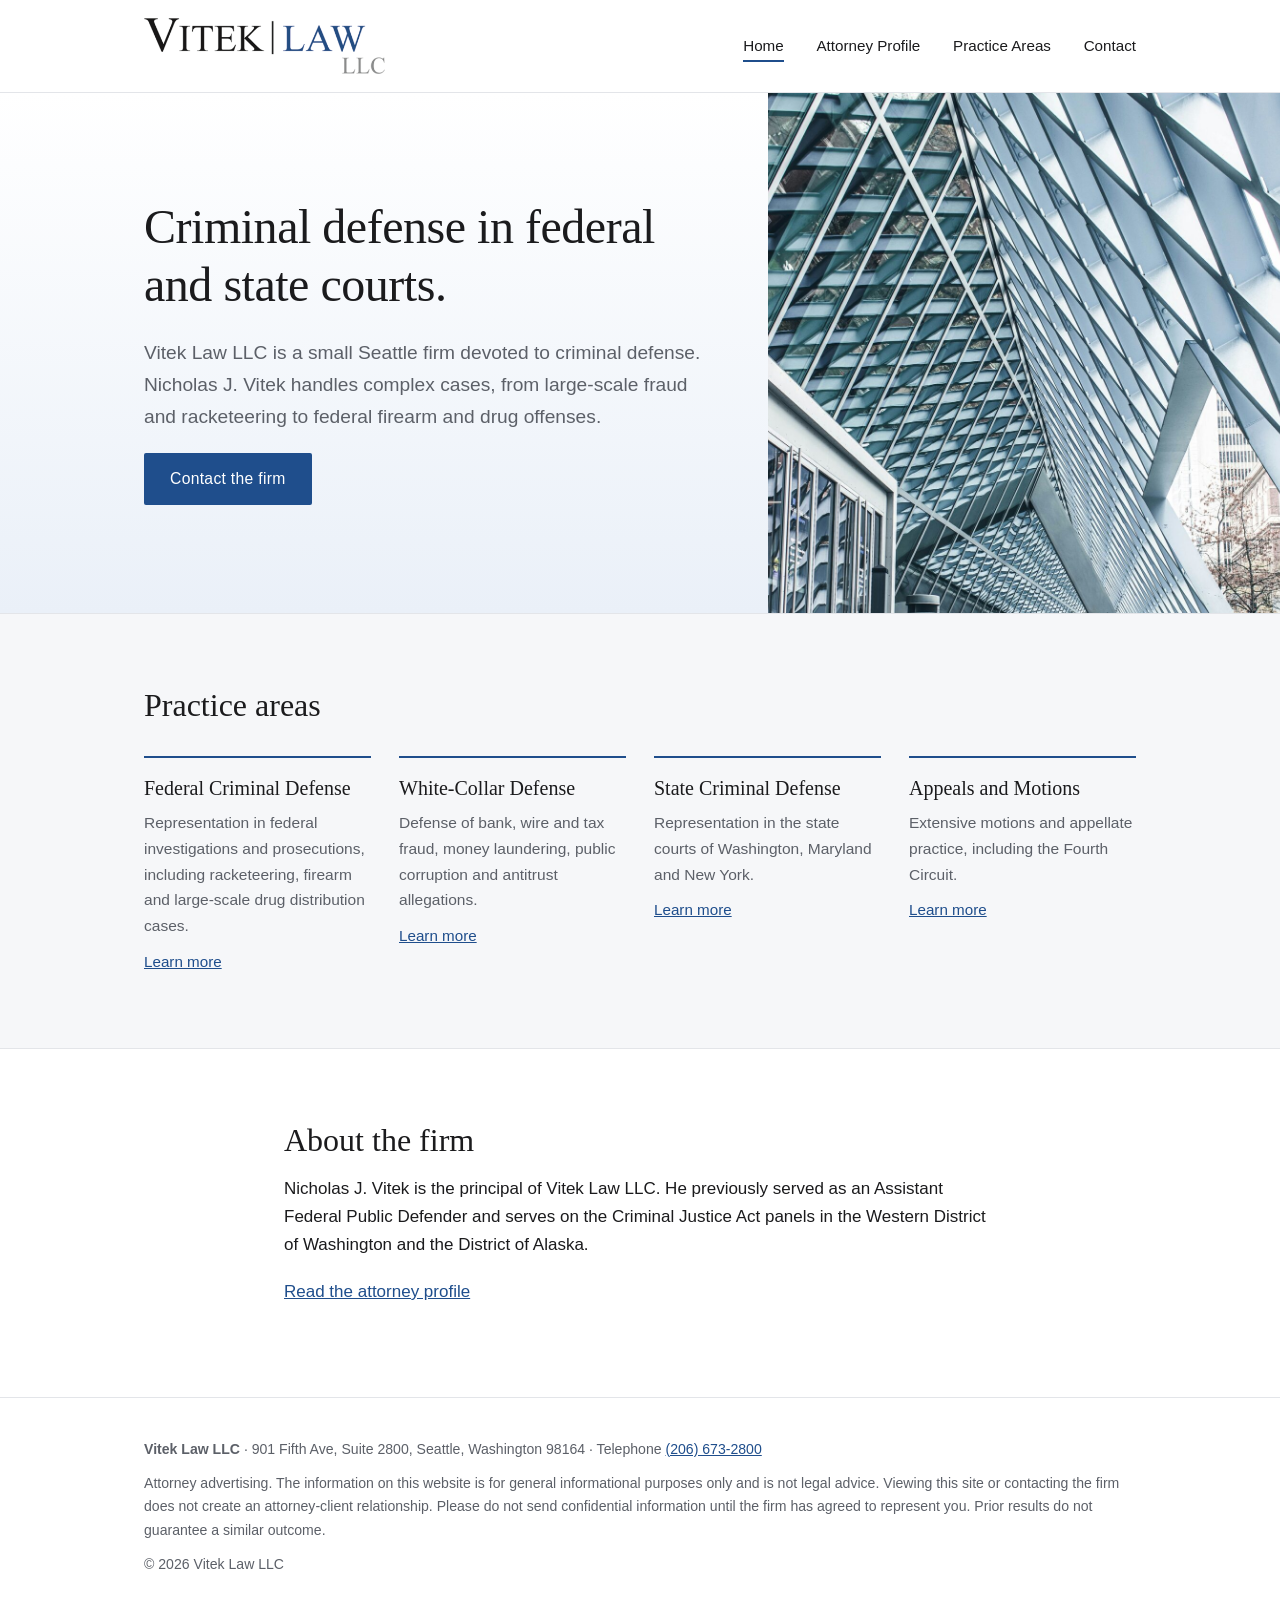
<file: index.html>
<!doctype html>
<html lang="en">
<head>
<meta charset="utf-8">
<meta name="viewport" content="width=device-width, initial-scale=1">
<title>Vitek Law LLC | Federal and State Criminal Defense, Seattle</title>
<meta name="description" content="Vitek Law LLC is a small Seattle firm devoted to criminal defense in federal and state courts.">
<link rel="stylesheet" href="styles.css">
</head>
<body>
<header class="site">
  <div class="wrap">
    <a href="index.html"><img src="logo.png" alt="Vitek Law LLC"></a>
    <nav aria-label="Main">
      <a href="index.html" aria-current="page">Home</a>
      <a href="attorney.html">Attorney Profile</a>
      <a href="practice-areas.html">Practice Areas</a>
      <a href="contact.html">Contact</a>
    </nav>
  </div>
</header>
<main>
<section class="hero">
  <div class="split">
    <div class="text">
      <h1>Criminal defense in federal and state courts.</h1>
      <p class="lead">Vitek Law LLC is a small Seattle firm devoted to criminal defense. Nicholas J. Vitek handles complex cases, from large-scale fraud and racketeering to federal firearm and drug offenses.</p>
      <p><a class="btn" href="contact.html">Contact the firm</a></p>
    </div>
    <div class="pic"><img src="hero-library.jpg" alt="Glass and steel facade of a Seattle building"></div>
  </div>
</section>
<section class="block soft">
  <div class="wrap">
    <h2>Practice areas</h2>
    <div class="grid">
      <div class="card"><h3>Federal Criminal Defense</h3><p>Representation in federal investigations and prosecutions, including racketeering, firearm and large-scale drug distribution cases.</p><a href="practice-areas.html">Learn more</a></div>
      <div class="card"><h3>White-Collar Defense</h3><p>Defense of bank, wire and tax fraud, money laundering, public corruption and antitrust allegations.</p><a href="practice-areas.html">Learn more</a></div>
      <div class="card"><h3>State Criminal Defense</h3><p>Representation in the state courts of Washington, Maryland and New York.</p><a href="practice-areas.html">Learn more</a></div>
      <div class="card"><h3>Appeals and Motions</h3><p>Extensive motions and appellate practice, including the Fourth Circuit.</p><a href="practice-areas.html">Learn more</a></div>
    </div>
  </div>
</section>
<section class="block">
  <div class="wrap narrow">
    <h2>About the firm</h2>
    <p>Nicholas J. Vitek is the principal of Vitek Law LLC. He previously served as an Assistant Federal Public Defender and serves on the Criminal Justice Act panels in the Western District of Washington and the District of Alaska.</p>
    <p><a href="attorney.html">Read the attorney profile</a></p>
  </div>
</section>
</main>
<footer class="site">
  <div class="wrap">
    <p><strong>Vitek Law LLC</strong> &middot; 901 Fifth Ave, Suite 2800, Seattle, Washington 98164 &middot; Telephone <a href="tel:+12066732800">(206) 673-2800</a></p>
    <p>Attorney advertising. The information on this website is for general informational purposes only and is not legal advice. Viewing this site or contacting the firm does not create an attorney-client relationship. Please do not send confidential information until the firm has agreed to represent you. Prior results do not guarantee a similar outcome.</p>
    <p>&copy; 2026 Vitek Law LLC</p>
  </div>
</footer>
</body>
</html>
</file>
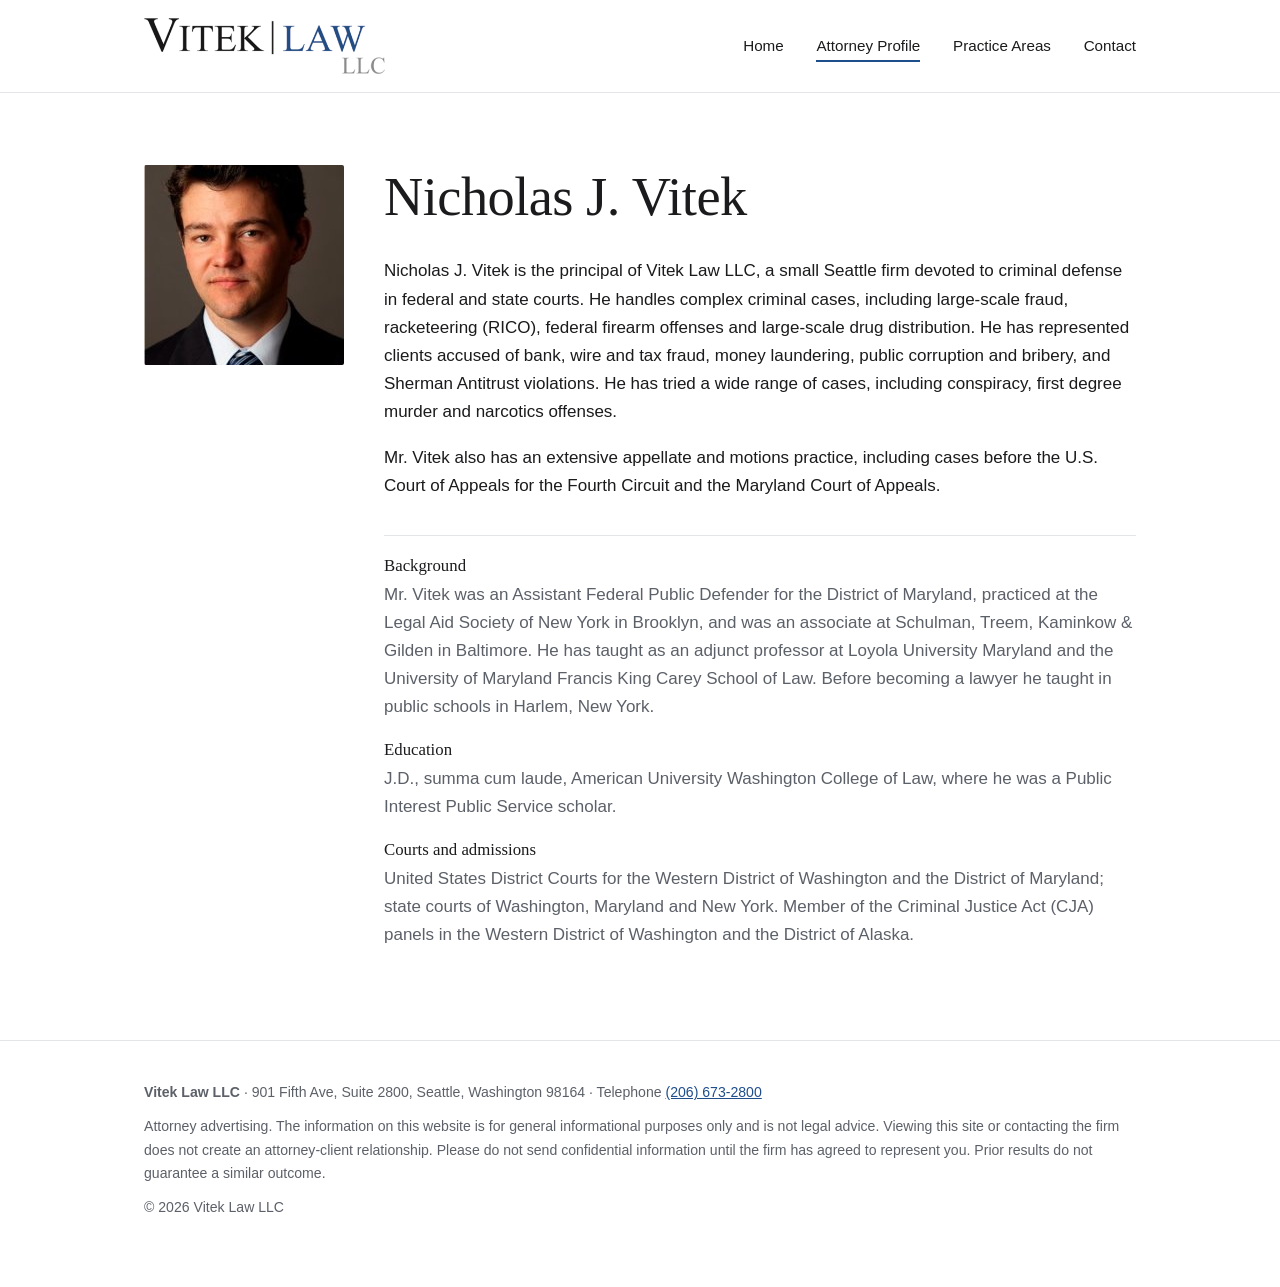
<file: attorney.html>
<!doctype html>
<html lang="en">
<head>
<meta charset="utf-8">
<meta name="viewport" content="width=device-width, initial-scale=1">
<title>Attorney Profile | Vitek Law LLC</title>
<meta name="description" content="Nicholas J. Vitek, principal of Vitek Law LLC, a criminal defense firm in Seattle.">
<link rel="stylesheet" href="styles.css">
</head>
<body>
<header class="site">
  <div class="wrap">
    <a href="index.html"><img src="logo.png" alt="Vitek Law LLC"></a>
    <nav aria-label="Main">
      <a href="index.html">Home</a>
      <a href="attorney.html" aria-current="page">Attorney Profile</a>
      <a href="practice-areas.html">Practice Areas</a>
      <a href="contact.html">Contact</a>
    </nav>
  </div>
</header>
<main>
<section class="block">
  <div class="wrap">
    <div class="profile">
      <img src="headshot.jpg" alt="Nicholas J. Vitek">
      <div>
        <h1>Nicholas J. Vitek</h1>
        <p>Nicholas J. Vitek is the principal of Vitek Law LLC, a small Seattle firm devoted to criminal defense in federal and state courts. He handles complex criminal cases, including large-scale fraud, racketeering (RICO), federal firearm offenses and large-scale drug distribution. He has represented clients accused of bank, wire and tax fraud, money laundering, public corruption and bribery, and Sherman Antitrust violations. He has tried a wide range of cases, including conspiracy, first degree murder and narcotics offenses.</p>
        <p>Mr. Vitek also has an extensive appellate and motions practice, including cases before the U.S. Court of Appeals for the Fourth Circuit and the Maryland Court of Appeals.</p>
        <div class="facts">
          <h3>Background</h3>
          <p>Mr. Vitek was an Assistant Federal Public Defender for the District of Maryland, practiced at the Legal Aid Society of New York in Brooklyn, and was an associate at Schulman, Treem, Kaminkow &amp; Gilden in Baltimore. He has taught as an adjunct professor at Loyola University Maryland and the University of Maryland Francis King Carey School of Law. Before becoming a lawyer he taught in public schools in Harlem, New York.</p>
          <h3>Education</h3>
          <p>J.D., summa cum laude, American University Washington College of Law, where he was a Public Interest Public Service scholar.</p>
          <h3>Courts and admissions</h3>
          <p>United States District Courts for the Western District of Washington and the District of Maryland; state courts of Washington, Maryland and New York. Member of the Criminal Justice Act (CJA) panels in the Western District of Washington and the District of Alaska.</p>
        </div>
      </div>
    </div>
  </div>
</section>
</main>
<footer class="site">
  <div class="wrap">
    <p><strong>Vitek Law LLC</strong> &middot; 901 Fifth Ave, Suite 2800, Seattle, Washington 98164 &middot; Telephone <a href="tel:+12066732800">(206) 673-2800</a></p>
    <p>Attorney advertising. The information on this website is for general informational purposes only and is not legal advice. Viewing this site or contacting the firm does not create an attorney-client relationship. Please do not send confidential information until the firm has agreed to represent you. Prior results do not guarantee a similar outcome.</p>
    <p>&copy; 2026 Vitek Law LLC</p>
  </div>
</footer>
</body>
</html>
</file>
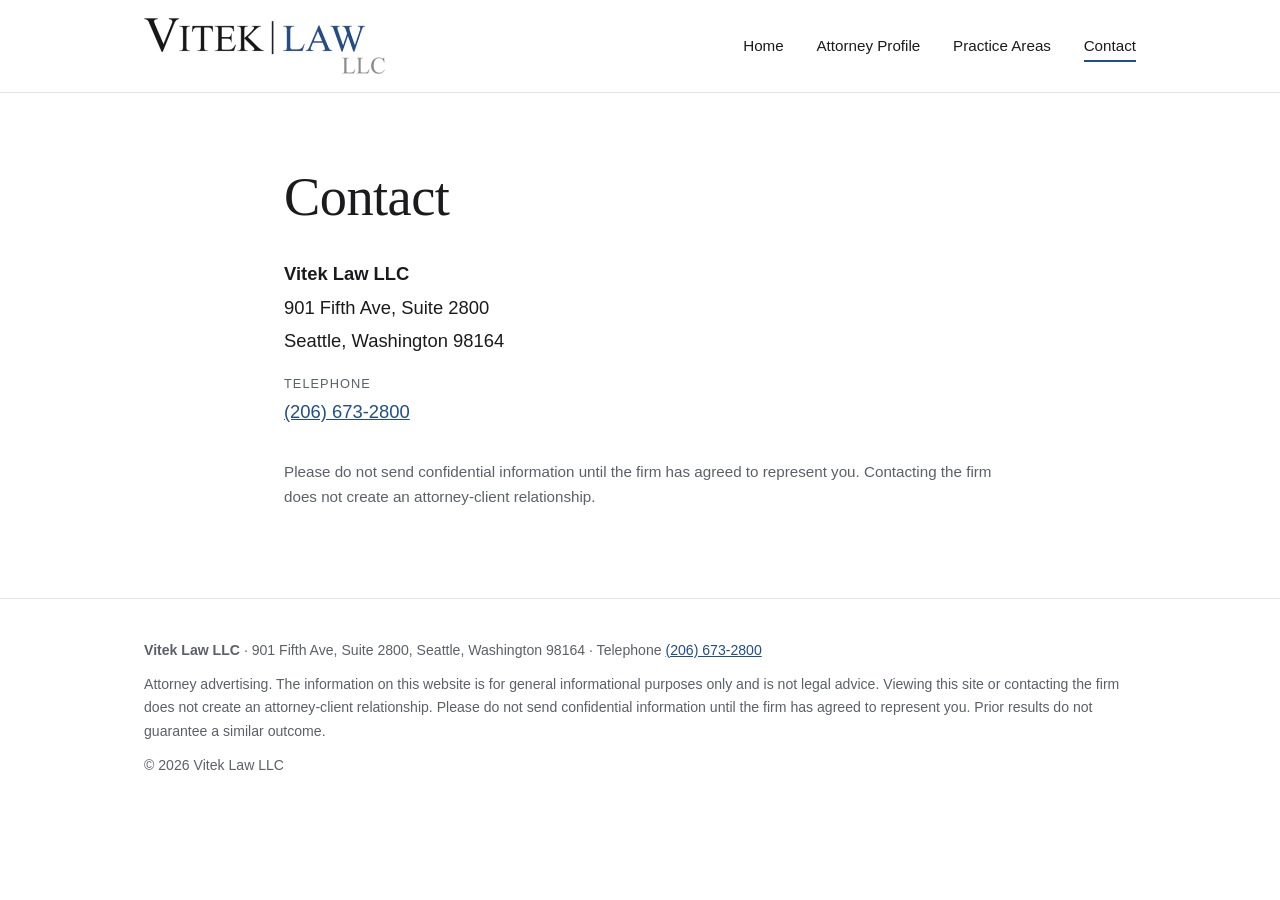
<file: contact.html>
<!doctype html>
<html lang="en">
<head>
<meta charset="utf-8">
<meta name="viewport" content="width=device-width, initial-scale=1">
<title>Contact | Vitek Law LLC</title>
<meta name="description" content="Contact Vitek Law LLC in Seattle, Washington.">
<link rel="stylesheet" href="styles.css">
</head>
<body>
<header class="site">
  <div class="wrap">
    <a href="index.html"><img src="logo.png" alt="Vitek Law LLC"></a>
    <nav aria-label="Main">
      <a href="index.html">Home</a>
      <a href="attorney.html">Attorney Profile</a>
      <a href="practice-areas.html">Practice Areas</a>
      <a href="contact.html" aria-current="page">Contact</a>
    </nav>
  </div>
</header>
<main>
<section class="block">
  <div class="wrap narrow">
    <h1>Contact</h1>
    <div class="contact-box">
      <strong>Vitek Law LLC</strong><br>
      901 Fifth Ave, Suite 2800<br>
      Seattle, Washington 98164
      <span class="label">Telephone</span>
      <a href="tel:+12066732800">(206) 673-2800</a>
    </div>
    <p style="margin-top:2em;color:#5c6068;font-size:.95rem">Please do not send confidential information until the firm has agreed to represent you. Contacting the firm does not create an attorney-client relationship.</p>
  </div>
</section>
</main>
<footer class="site">
  <div class="wrap">
    <p><strong>Vitek Law LLC</strong> &middot; 901 Fifth Ave, Suite 2800, Seattle, Washington 98164 &middot; Telephone <a href="tel:+12066732800">(206) 673-2800</a></p>
    <p>Attorney advertising. The information on this website is for general informational purposes only and is not legal advice. Viewing this site or contacting the firm does not create an attorney-client relationship. Please do not send confidential information until the firm has agreed to represent you. Prior results do not guarantee a similar outcome.</p>
    <p>&copy; 2026 Vitek Law LLC</p>
  </div>
</footer>
</body>
</html>
</file>
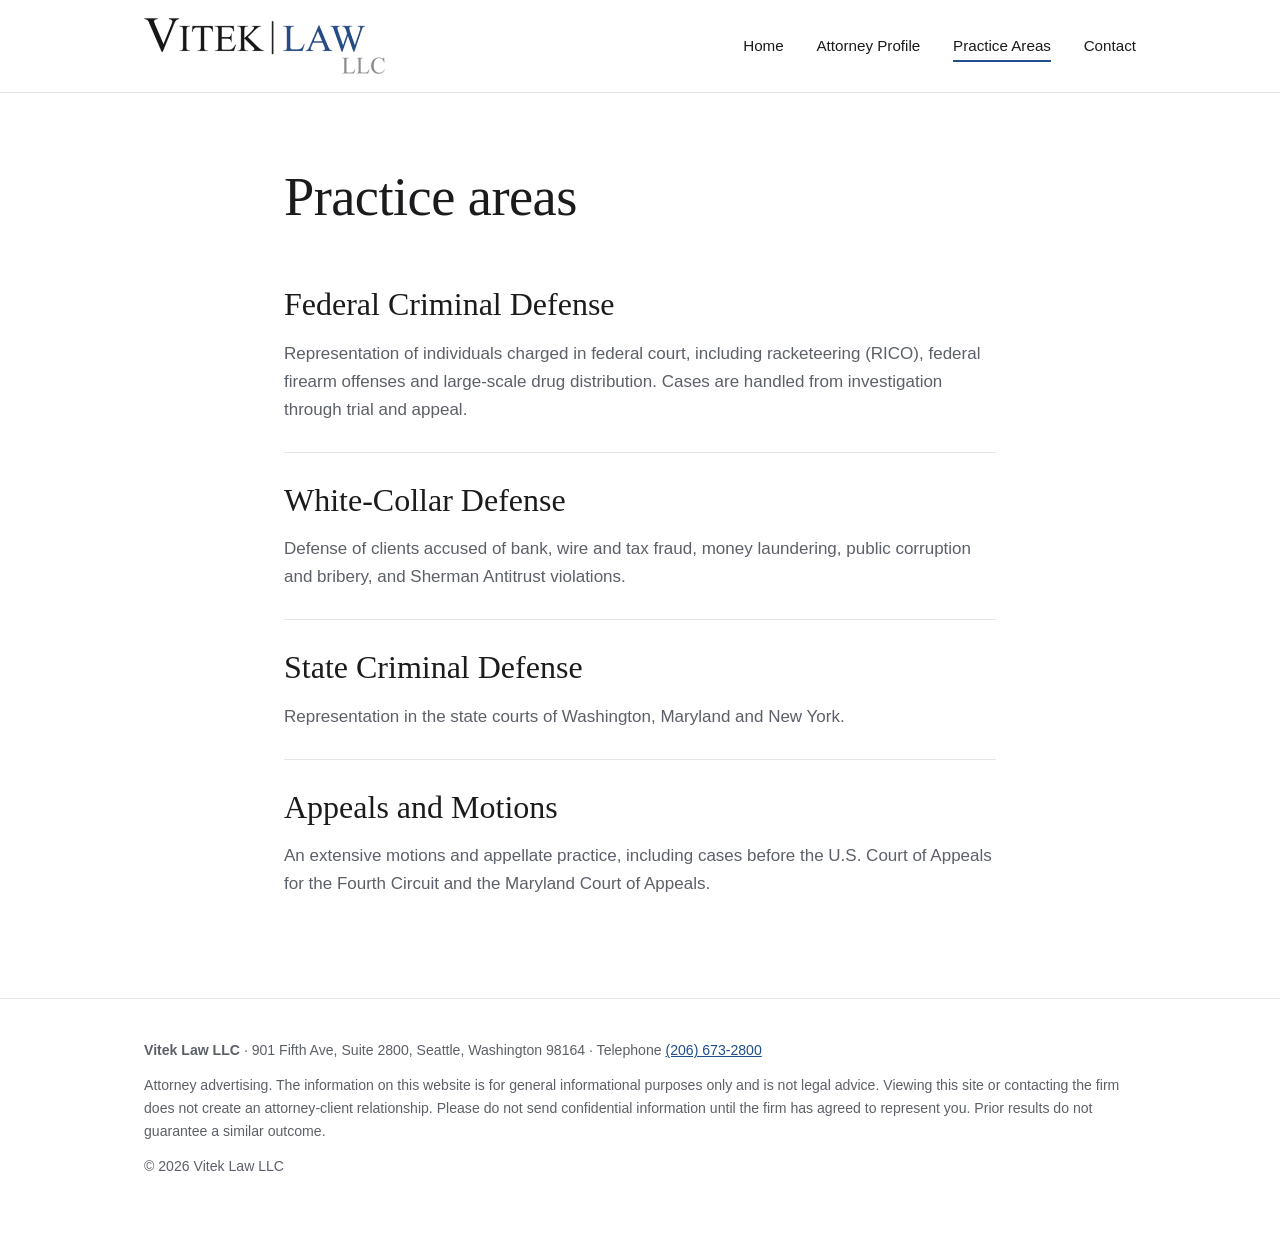
<file: practice-areas.html>
<!doctype html>
<html lang="en">
<head>
<meta charset="utf-8">
<meta name="viewport" content="width=device-width, initial-scale=1">
<title>Practice Areas | Vitek Law LLC</title>
<meta name="description" content="Federal and state criminal defense, white-collar defense, and appeals in Seattle.">
<link rel="stylesheet" href="styles.css">
</head>
<body>
<header class="site">
  <div class="wrap">
    <a href="index.html"><img src="logo.png" alt="Vitek Law LLC"></a>
    <nav aria-label="Main">
      <a href="index.html">Home</a>
      <a href="attorney.html">Attorney Profile</a>
      <a href="practice-areas.html" aria-current="page">Practice Areas</a>
      <a href="contact.html">Contact</a>
    </nav>
  </div>
</header>
<main>
<section class="block">
  <div class="wrap narrow">
    <h1>Practice areas</h1>
    <div class="area"><h2>Federal Criminal Defense</h2><p>Representation of individuals charged in federal court, including racketeering (RICO), federal firearm offenses and large-scale drug distribution. Cases are handled from investigation through trial and appeal.</p></div>
    <div class="area"><h2>White-Collar Defense</h2><p>Defense of clients accused of bank, wire and tax fraud, money laundering, public corruption and bribery, and Sherman Antitrust violations.</p></div>
    <div class="area"><h2>State Criminal Defense</h2><p>Representation in the state courts of Washington, Maryland and New York.</p></div>
    <div class="area"><h2>Appeals and Motions</h2><p>An extensive motions and appellate practice, including cases before the U.S. Court of Appeals for the Fourth Circuit and the Maryland Court of Appeals.</p></div>
  </div>
</section>
</main>
<footer class="site">
  <div class="wrap">
    <p><strong>Vitek Law LLC</strong> &middot; 901 Fifth Ave, Suite 2800, Seattle, Washington 98164 &middot; Telephone <a href="tel:+12066732800">(206) 673-2800</a></p>
    <p>Attorney advertising. The information on this website is for general informational purposes only and is not legal advice. Viewing this site or contacting the firm does not create an attorney-client relationship. Please do not send confidential information until the firm has agreed to represent you. Prior results do not guarantee a similar outcome.</p>
    <p>&copy; 2026 Vitek Law LLC</p>
  </div>
</footer>
</body>
</html>
</file>
<file: styles.css>
:root {
  --ink: #1b1b1d;
  --muted: #5c6068;
  --accent: #1f4e8c;
  --line: #e3e5e9;
  --bg: #ffffff;
  --bg-soft: #f6f7f9;
}
* { box-sizing: border-box; }
html { -webkit-text-size-adjust: 100%; }
body {
  margin: 0;
  background: var(--bg);
  color: var(--ink);
  font-family: -apple-system, BlinkMacSystemFont, "Segoe UI", Helvetica, Arial, sans-serif;
  font-size: 17px;
  line-height: 1.65;
}
h1, h2, h3 {
  font-family: Georgia, "Times New Roman", Times, serif;
  font-weight: 400;
  line-height: 1.2;
  color: var(--ink);
  margin: 0 0 .5em;
}
h1 { font-size: clamp(2.1rem, 5vw, 3.4rem); letter-spacing: -0.01em; }
h2 { font-size: clamp(1.5rem, 3vw, 2rem); }
h3 { font-size: 1.25rem; }
p { margin: 0 0 1.1em; }
a { color: var(--accent); }
.wrap { max-width: 1040px; margin: 0 auto; padding: 0 24px; }
.narrow { max-width: 760px; }

header.site { border-bottom: 1px solid var(--line); }
header.site .wrap {
  display: flex; align-items: center; justify-content: space-between;
  gap: 24px; padding-top: 18px; padding-bottom: 18px; flex-wrap: wrap;
}
header.site img { display: block; height: 56px; width: auto; }
nav a {
  color: var(--ink); text-decoration: none; margin-left: 28px;
  font-size: .95rem; padding: 6px 0; border-bottom: 2px solid transparent;
}
nav a:hover { color: var(--accent); }
nav a[aria-current="page"] { border-bottom-color: var(--accent); }

.hero { padding: 0; background: linear-gradient(180deg, #ffffff 0%, #eaf0f8 100%); }
.split { display: grid; grid-template-columns: minmax(0, 1fr) 40%; align-items: stretch; min-height: 520px; }
.split .text { padding: 96px 48px 80px max(24px, calc((100vw - 1040px) / 2 + 24px)); align-self: center; }
.split h1 { font-size: clamp(2rem, 4vw, 3rem); }
.split .pic { position: relative; min-height: 360px; }
.split .pic img { position: absolute; inset: 0; width: 100%; height: 100%; object-fit: cover; object-position: 30% 40%; display: block; }
.hero p.lead { font-size: 1.2rem; color: var(--muted); max-width: 640px; }
.btn {
  display: inline-block; background: var(--accent); color: #fff;
  padding: 13px 26px; text-decoration: none; border-radius: 2px;
  font-size: .98rem; letter-spacing: .02em;
}
.btn:hover { background: #173d70; }

section.block { padding: 72px 0; }
section.soft { background: var(--bg-soft); border-top: 1px solid var(--line); border-bottom: 1px solid var(--line); }
.grid { display: grid; grid-template-columns: repeat(auto-fit, minmax(200px, 1fr)); gap: 28px; margin-top: 32px; }
.card { padding-top: 18px; border-top: 2px solid var(--accent); }
.card p { color: var(--muted); font-size: .97rem; margin-bottom: .6em; }
.card a { font-size: .95rem; }

.profile { display: grid; grid-template-columns: 200px 1fr; gap: 40px; align-items: start; }
.profile img { width: 200px; height: 200px; object-fit: cover; border-radius: 2px; display: block; }
.facts { margin-top: 2em; padding-top: 1.2em; border-top: 1px solid var(--line); }
.facts h3 { font-size: 1.05rem; margin-bottom: .3em; }
.facts p { color: var(--muted); }

.area { padding: 28px 0; border-top: 1px solid var(--line); }
.area:first-of-type { border-top: 0; }
.area p { color: var(--muted); margin: 0; }

.contact-box { font-size: 1.15rem; line-height: 1.8; }
.contact-box .label { display: block; font-size: .8rem; letter-spacing: .08em; text-transform: uppercase; color: var(--muted); margin-top: 1.2em; }

footer.site { border-top: 1px solid var(--line); padding: 40px 0 56px; color: var(--muted); font-size: .88rem; }
footer.site p { margin: 0 0 .8em; }

@media (max-width: 640px) {
  .split { grid-template-columns: 1fr; }
  .split .pic { order: -1; min-height: 0; height: 220px; }
  .split .text { padding: 40px 24px 48px; }
  section.block { padding: 48px 0; }
  .profile { grid-template-columns: 1fr; gap: 24px; }
  nav a { margin: 0 20px 0 0; }
  header.site img { height: 46px; }
}
</file>
